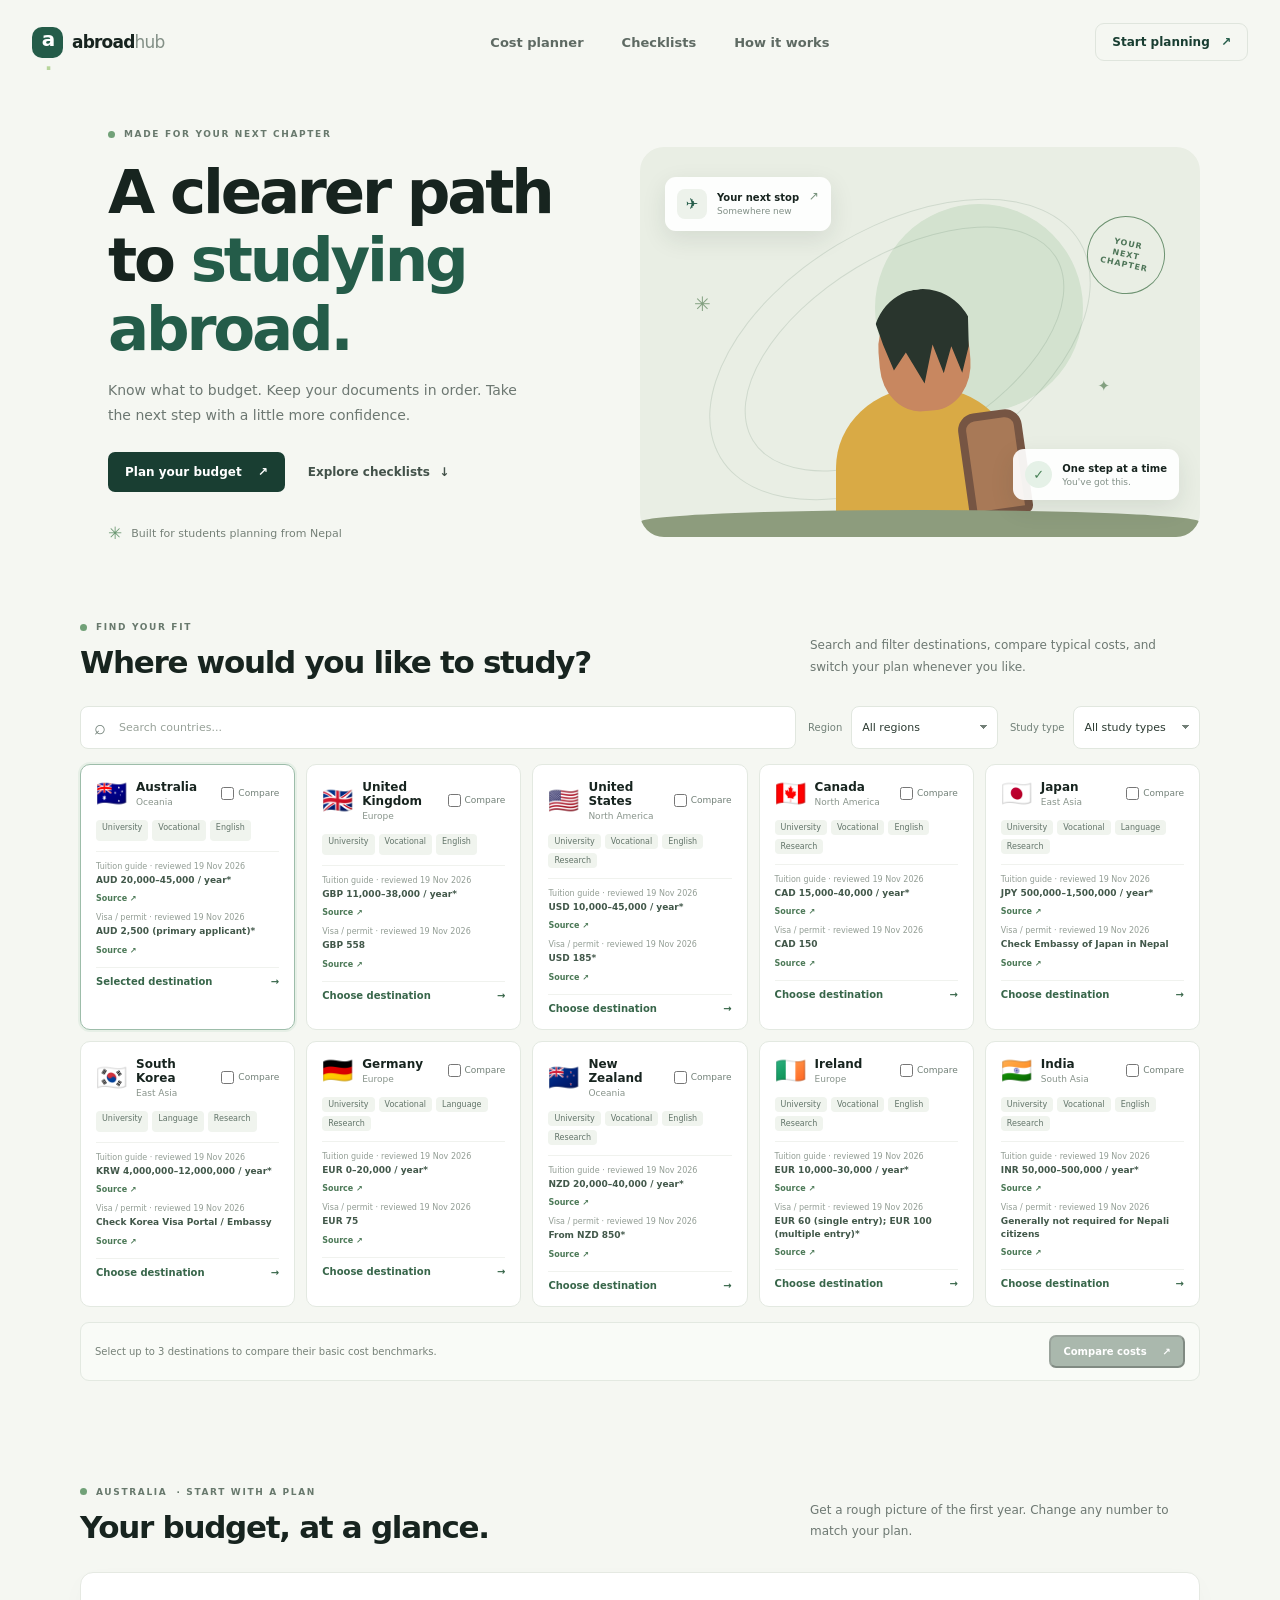
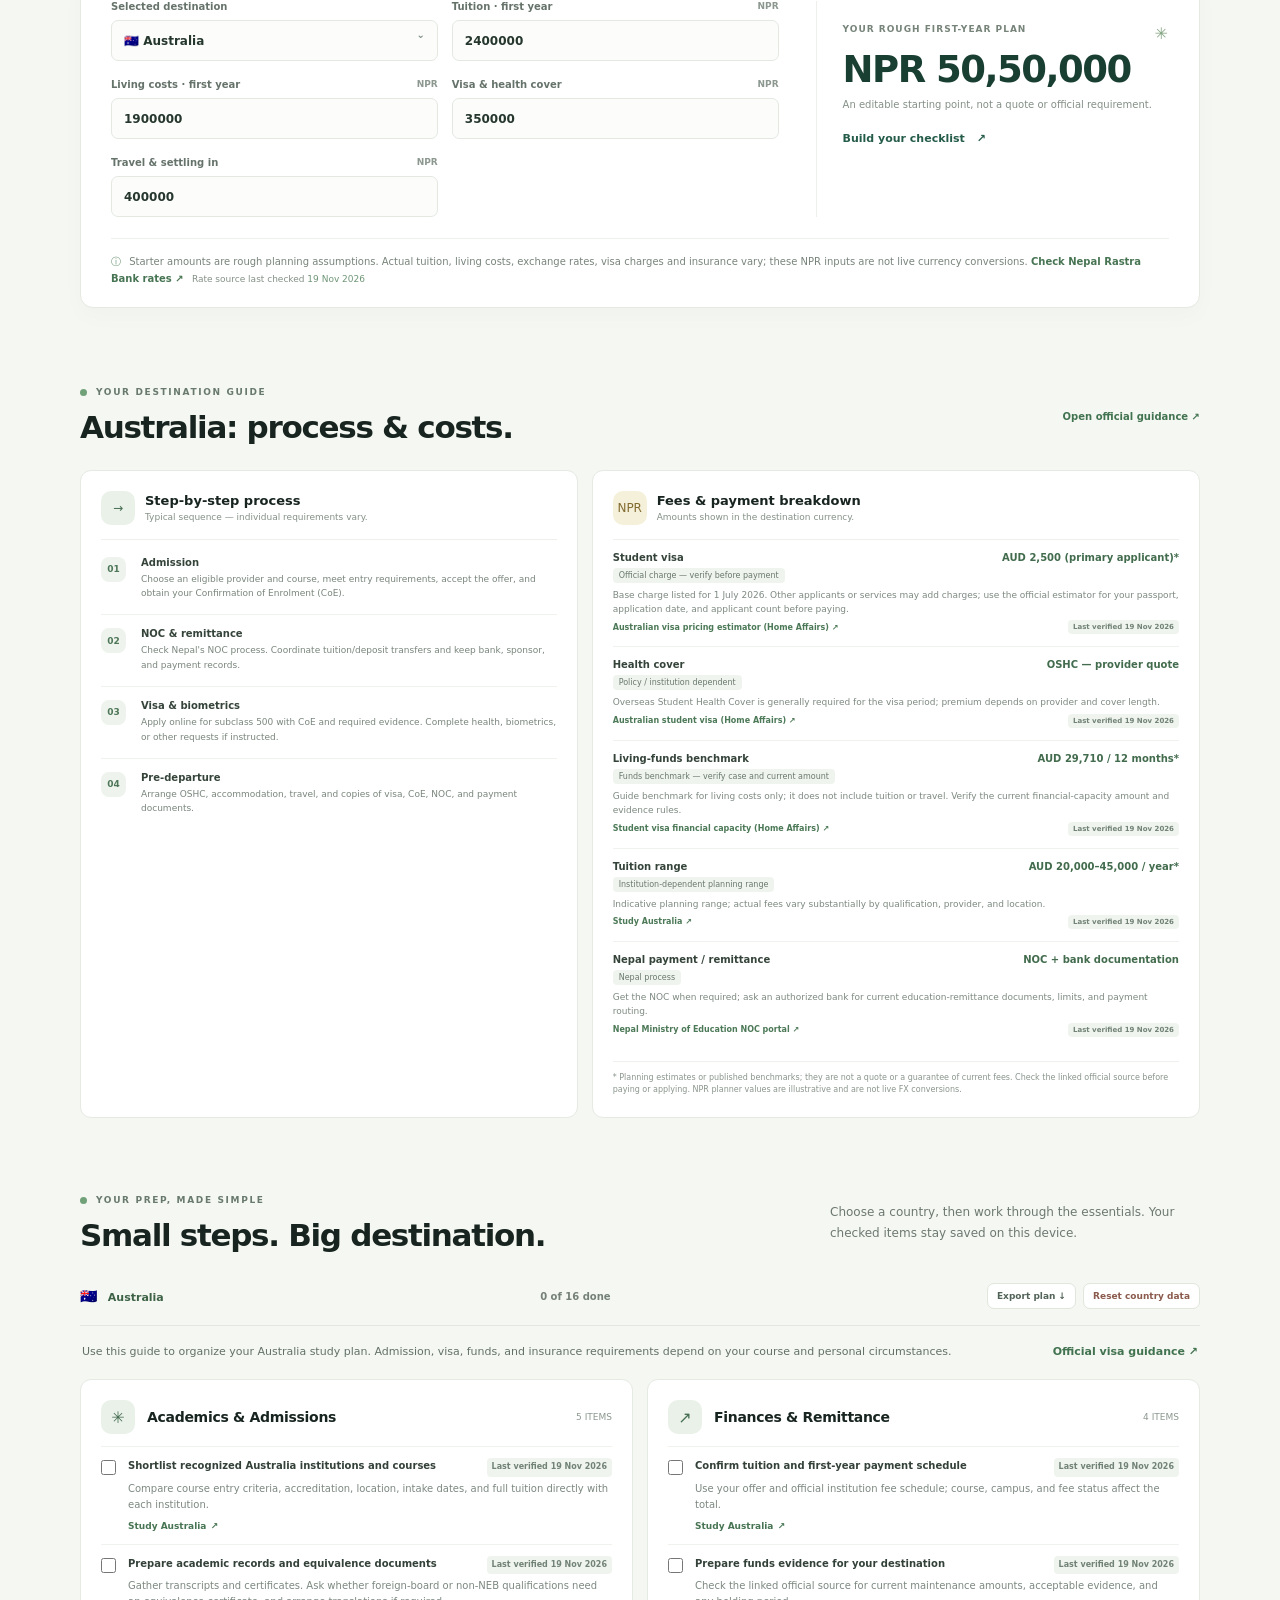
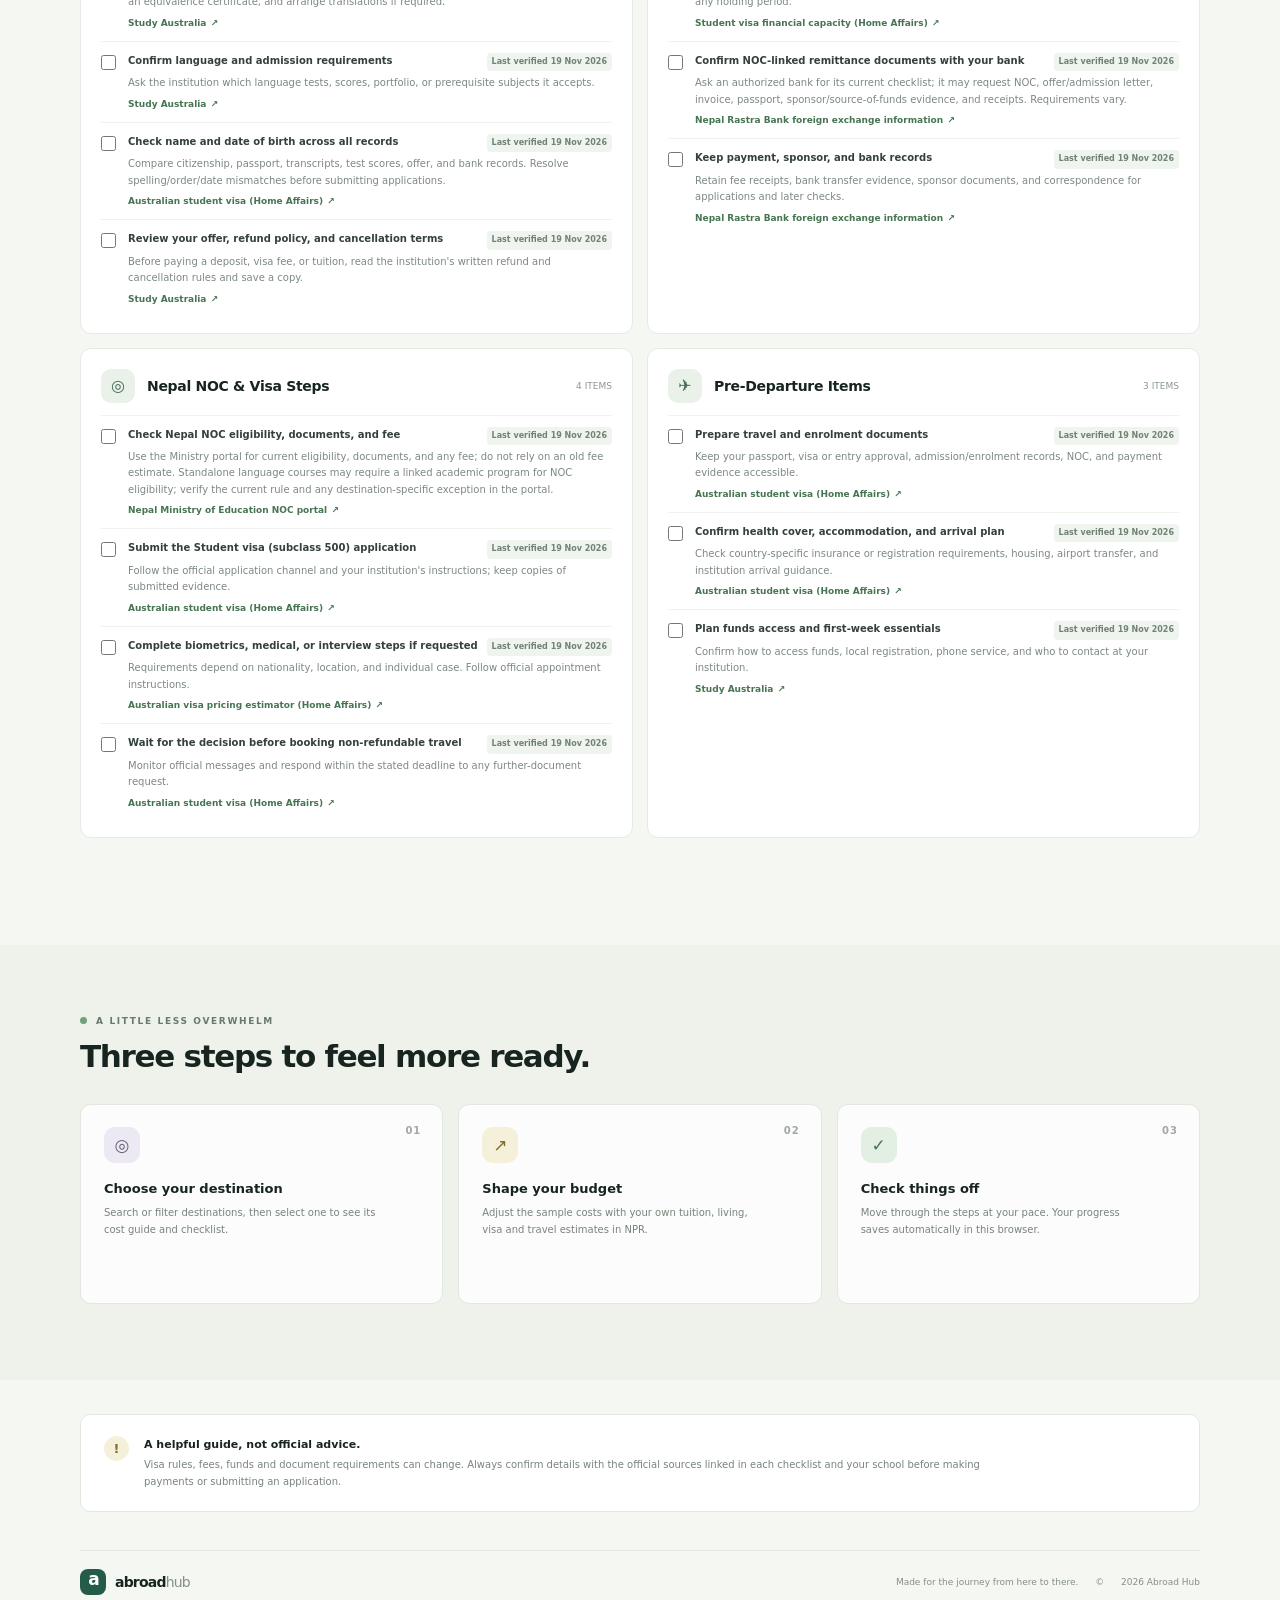
<file: index.html>
<!doctype html>
<html lang="en">
  <head>
    <meta charset="UTF-8" />
    <meta name="viewport" content="width=device-width, initial-scale=1" />
    <meta name="theme-color" content="#f5f7f2" />
    <meta
      name="description"
      content="Explore study destinations, estimate costs in NPR, and organize your Nepal study-abroad documents with Abroad Hub."
    />
    <title>Abroad Hub — Your study plan, in one place</title>
    <link rel="canonical" href="https://www.abroadhub.example/" />
    <link rel="icon" href="./favicon.ico" sizes="16x16 32x32 48x48" />
    <link rel="icon" type="image/svg+xml" href="./icon.svg" />
    <link rel="apple-touch-icon" sizes="180x180" href="./apple-touch-icon.png" />
    <link rel="manifest" href="./site.webmanifest" />
    <link rel="stylesheet" href="./styles.css" />
    <meta property="og:type" content="website" />
    <meta property="og:locale" content="en_NP" />
    <meta property="og:site_name" content="Abroad Hub" />
    <meta property="og:title" content="Abroad Hub — Your study plan, in one place" />
    <meta property="og:description" content="Explore study destinations, estimate costs in NPR, and organize your Nepal study-abroad documents." />
    <meta property="og:url" content="https://www.abroadhub.example/" />
    <meta property="og:image" content="https://www.abroadhub.example/share-image.png" />
    <meta property="og:image:secure_url" content="https://www.abroadhub.example/share-image.png" />
    <meta property="og:image:type" content="image/png" />
    <meta property="og:image:width" content="1200" />
    <meta property="og:image:height" content="630" />
    <meta property="og:image:alt" content="Abroad Hub — a clearer path to studying abroad, made for students planning from Nepal." />
    <meta name="twitter:card" content="summary_large_image" />
    <meta name="twitter:title" content="Abroad Hub — Your study plan, in one place" />
    <meta name="twitter:description" content="Explore study destinations, estimate costs in NPR, and organize your Nepal study-abroad documents." />
    <meta name="twitter:image" content="https://www.abroadhub.example/share-image.png" />
    <meta name="twitter:image:alt" content="Abroad Hub — a clearer path to studying abroad, made for students planning from Nepal." />
    <script type="module" src="./src/main.js"></script>
  </head>
  <body>
    <header class="site-header">
      <a class="brand" href="#" aria-label="Abroad Hub home">
        <span class="brand-mark" aria-hidden="true">a<span>.</span></span>
        <span>abroad<span class="brand-light">hub</span></span>
      </a>
      <nav class="main-nav" aria-label="Main navigation">
        <a href="#planner">Cost planner</a>
        <a href="#checklist">Checklists</a>
        <a href="#how-it-works">How it works</a>
      </nav>
      <a class="header-cta" href="#checklist">Start planning <span aria-hidden="true">↗</span></a>
    </header>

    <main>
      <section class="hero page-wrap" aria-labelledby="hero-title">
        <div class="hero-copy">
          <div class="eyebrow"><span class="eyebrow-dot"></span> MADE FOR YOUR NEXT CHAPTER</div>
          <h1 id="hero-title">A clearer path<br />to <span>studying abroad.</span></h1>
          <p class="hero-description">
            Know what to budget. Keep your documents in order. Take the next step with a little more confidence.
          </p>
          <div class="hero-actions">
            <a class="button button-dark" href="#planner">Plan your budget <span aria-hidden="true">↗</span></a>
            <a class="text-link" href="#checklist">Explore checklists <span aria-hidden="true">↓</span></a>
          </div>
          <div class="hero-note">
            <span class="note-icon" aria-hidden="true">✳</span>
            <span>Built for students planning from Nepal</span>
          </div>
        </div>
        <div class="hero-art" aria-label="Illustration of a student planning their journey">
          <div class="art-sun"></div>
          <div class="art-orbit orbit-one"></div>
          <div class="art-orbit orbit-two"></div>
          <div class="art-card card-top">
            <span class="art-card-icon">✈</span>
            <span><strong>Your next stop</strong><small>Somewhere new</small></span>
            <span class="card-arrow">↗</span>
          </div>
          <div class="art-stamp">YOUR<br />NEXT<br />CHAPTER</div>
          <div class="art-person">
            <div class="person-hair"></div>
            <div class="person-head"></div>
            <div class="person-body"></div>
            <div class="person-bag"></div>
          </div>
          <div class="art-ground"></div>
          <div class="art-card card-bottom">
            <span class="check-icon">✓</span>
            <span><strong>One step at a time</strong><small>You've got this.</small></span>
          </div>
          <div class="art-sparkle sparkle-one">✳</div>
          <div class="art-sparkle sparkle-two">✦</div>
        </div>
      </section>

      <section id="destinations" class="destinations-section page-wrap" aria-labelledby="destinations-title">
        <div class="section-heading destinations-heading">
          <div>
            <div class="eyebrow"><span class="eyebrow-dot"></span> FIND YOUR FIT</div>
            <h2 id="destinations-title">Where would you like to study?</h2>
          </div>
          <p>Search and filter destinations, compare typical costs, and switch your plan whenever you like.</p>
        </div>
        <div class="destination-filters">
          <label class="destination-search">
            <span class="visually-hidden">Search countries</span>
            <span class="search-icon" aria-hidden="true">⌕</span>
            <input id="country-search" type="search" placeholder="Search countries..." autocomplete="off" />
          </label>
          <label class="filter-field">
            <span>Region</span>
            <select id="region-filter" aria-label="Filter by region"></select>
          </label>
          <label class="filter-field">
            <span>Study type</span>
            <select id="study-filter" aria-label="Filter by study type"></select>
          </label>
        </div>
        <div class="destination-results" id="destination-results" aria-live="polite"></div>
        <div class="compare-bar">
          <p id="compare-hint">Select up to 3 destinations to compare their basic cost benchmarks.</p>
          <button id="compare-button" class="button button-dark" type="button" disabled>Compare costs <span aria-hidden="true">↗</span></button>
        </div>
        <div class="compare-panel" id="compare-panel" hidden></div>
      </section>

      <section id="planner" class="planner page-wrap" aria-labelledby="planner-title">
        <div class="section-heading planner-heading">
          <div>
            <div class="eyebrow"><span class="eyebrow-dot"></span> <span id="planner-country-label">AUSTRALIA</span> · START WITH A PLAN</div>
            <h2 id="planner-title">Your budget, at a glance.</h2>
          </div>
          <p>Get a rough picture of the first year. Change any number to match your plan.</p>
        </div>
        <div class="planner-card">
          <div class="planner-fields">
            <label class="field country-field">
              <span>Selected destination</span>
              <span class="select-wrap">
                <select id="country-select" aria-label="Choose a destination country"></select>
                <span class="select-chevron" aria-hidden="true">⌄</span>
              </span>
            </label>
            <label class="field">
              <span>Tuition · first year <span class="field-currency">NPR</span></span>
              <input id="tuition-input" type="number" min="0" step="50000" inputmode="numeric" />
            </label>
            <label class="field">
              <span>Living costs · first year <span class="field-currency">NPR</span></span>
              <input id="living-input" type="number" min="0" step="50000" inputmode="numeric" />
            </label>
            <label class="field">
              <span>Visa &amp; health cover <span class="field-currency">NPR</span></span>
              <input id="visa-input" type="number" min="0" step="10000" inputmode="numeric" />
            </label>
            <label class="field">
              <span>Travel &amp; settling in <span class="field-currency">NPR</span></span>
              <input id="travel-input" type="number" min="0" step="10000" inputmode="numeric" />
            </label>
          </div>
          <div class="estimate-result">
            <div class="estimate-label">YOUR ROUGH FIRST-YEAR PLAN <span class="estimate-star">✳</span></div>
            <div class="estimate-total" id="estimate-total" aria-live="polite">NPR 0</div>
            <div class="estimate-caption">An editable starting point, not a quote or official requirement.</div>
            <a href="#checklist" class="result-link">Build your checklist <span aria-hidden="true">↗</span></a>
          </div>
          <p class="planner-disclaimer">
            <span aria-hidden="true">ⓘ</span> Starter amounts are rough planning assumptions. Actual tuition, living costs,
            exchange rates, visa charges and insurance vary; these NPR inputs are not live currency conversions.
            <a href="https://www.nrb.org.np/forex/" target="_blank" rel="noopener noreferrer">Check Nepal Rastra Bank rates ↗</a>
            <span class="planner-reviewed">Rate source last checked <span id="fx-review-date"></span></span>
          </p>
        </div>
      </section>

      <section id="country-guide" class="country-guide page-wrap" aria-labelledby="guide-title">
        <div class="section-heading guide-heading">
          <div>
            <div class="eyebrow"><span class="eyebrow-dot"></span> YOUR DESTINATION GUIDE</div>
            <h2 id="guide-title"><span id="guide-country-name">Australia</span>: process &amp; costs.</h2>
          </div>
          <a id="guide-official-link" class="official-guide-link" href="#" target="_blank" rel="noopener noreferrer">Open official guidance ↗</a>
        </div>
        <div class="guide-grid">
          <section class="guide-panel process-panel" aria-labelledby="process-title">
            <div class="guide-panel-title">
              <span class="section-icon" aria-hidden="true">→</span>
              <div><h3 id="process-title">Step-by-step process</h3><p>Typical sequence — individual requirements vary.</p></div>
            </div>
            <ol class="process-list" id="process-list"></ol>
          </section>
          <section class="guide-panel fees-panel" aria-labelledby="fees-title">
            <div class="guide-panel-title">
              <span class="section-icon step-icon-yellow" aria-hidden="true">NPR</span>
              <div><h3 id="fees-title">Fees &amp; payment breakdown</h3><p>Amounts shown in the destination currency.</p></div>
            </div>
            <div class="fees-list" id="fees-list"></div>
            <p class="fee-footnote">* Planning estimates or published benchmarks; they are not a quote or a guarantee of current fees. Check the linked official source before paying or applying. NPR planner values are illustrative and are not live FX conversions.</p>
          </section>
        </div>
      </section>

      <section id="checklist" class="checklist-section page-wrap" aria-labelledby="checklist-title">
        <div class="section-heading checklist-heading">
          <div>
            <div class="eyebrow"><span class="eyebrow-dot"></span> YOUR PREP, MADE SIMPLE</div>
            <h2 id="checklist-title">Small steps. Big destination.</h2>
          </div>
          <p>Choose a country, then work through the essentials. Your checked items stay saved on this device.</p>
        </div>
        <div class="country-switcher" role="group" aria-label="Selected country checklist">
          <span class="current-country" id="current-country"></span>
          <span class="checklist-progress" id="checklist-progress" aria-live="polite"></span>
          <div class="country-data-actions">
            <button id="export-country" class="subtle-action" type="button">Export plan ↓</button>
            <button id="reset-country" class="subtle-action reset-action" type="button">Reset country data</button>
          </div>
        </div>
        <div class="country-intro" id="country-intro"></div>
        <div class="checklist-grid" id="checklist-grid"></div>
        <div class="storage-notice" id="storage-notice" role="status" aria-live="polite"></div>
      </section>

      <section id="how-it-works" class="steps-section">
        <div class="page-wrap">
          <div class="section-heading steps-heading">
            <div>
              <div class="eyebrow"><span class="eyebrow-dot"></span> A LITTLE LESS OVERWHELM</div>
              <h2>Three steps to feel more ready.</h2>
            </div>
          </div>
          <div class="steps-grid">
            <article class="step-card">
              <span class="step-number">01</span>
              <div class="step-icon step-icon-lilac" aria-hidden="true">◎</div>
              <h3>Choose your destination</h3>
              <p>Search or filter destinations, then select one to see its cost guide and checklist.</p>
            </article>
            <article class="step-card">
              <span class="step-number">02</span>
              <div class="step-icon step-icon-yellow" aria-hidden="true">↗</div>
              <h3>Shape your budget</h3>
              <p>Adjust the sample costs with your own tuition, living, visa and travel estimates in NPR.</p>
            </article>
            <article class="step-card">
              <span class="step-number">03</span>
              <div class="step-icon step-icon-mint" aria-hidden="true">✓</div>
              <h3>Check things off</h3>
              <p>Move through the steps at your pace. Your progress saves automatically in this browser.</p>
            </article>
          </div>
        </div>
      </section>

      <section class="disclaimer-band page-wrap" aria-label="Important information">
        <span class="disclaimer-symbol" aria-hidden="true">!</span>
        <div>
          <strong>A helpful guide, not official advice.</strong>
          <p>Visa rules, fees, funds and document requirements can change. Always confirm details with the official sources linked in each checklist and your school before making payments or submitting an application.</p>
        </div>
      </section>
    </main>

    <dialog id="reset-dialog" class="reset-dialog" aria-labelledby="reset-dialog-title">
      <form method="dialog" id="reset-form">
        <h2 id="reset-dialog-title">Reset this country?</h2>
        <p>This clears only this country's saved checklist and budget, then restores its starter estimates. Other countries are unchanged.</p>
        <div class="dialog-actions">
          <button class="subtle-action" type="submit" value="cancel">Keep my data</button>
          <button class="button button-dark" type="submit" value="reset">Reset this country</button>
        </div>
      </form>
    </dialog>
    <dialog id="export-dialog" class="export-dialog" aria-labelledby="export-dialog-title">
      <div>
        <h2 id="export-dialog-title">Export your <span id="export-country-name"></span> plan</h2>
        <p>Copy this JSON summary or download it to keep a local backup. It contains your budget and checklist statuses.</p>
        <label class="visually-hidden" for="export-json">Country plan JSON</label>
        <textarea id="export-json" rows="12" readonly spellcheck="false"></textarea>
        <div class="export-status" id="export-status" role="status" aria-live="polite"></div>
        <div class="dialog-actions">
          <button id="close-export" class="subtle-action" type="button">Close</button>
          <button id="copy-export" class="subtle-action" type="button">Copy JSON</button>
          <button id="download-export" class="button button-dark" type="button">Download JSON ↓</button>
        </div>
      </div>
    </dialog>

    <footer class="site-footer page-wrap">
      <a class="brand footer-brand" href="#" aria-label="Abroad Hub home">
        <span class="brand-mark" aria-hidden="true">a<span>.</span></span>
        <span>abroad<span class="brand-light">hub</span></span>
      </a>
      <p>Made for the journey from here to there. <span>© <span id="current-year"></span> Abroad Hub</span></p>
    </footer>
  </body>
</html>
</file>
<file: styles.css>
:root {
  color-scheme: light;
  --ink: #17241f;
  --muted: #6d7872;
  --green: #245c49;
  --green-dark: #193e32;
  --mint: #e8f1e9;
  --paper: #f5f7f2;
  --line: #e5e9e2;
  --white: #fff;
  --font-body: ui-sans-serif, system-ui, -apple-system, BlinkMacSystemFont, "Segoe UI", sans-serif;
  --font-display: ui-sans-serif, system-ui, -apple-system, BlinkMacSystemFont, "Segoe UI", sans-serif;
}

* { box-sizing: border-box; }
html { scroll-behavior: smooth; }
body {
  margin: 0;
  background: var(--paper);
  color: var(--ink);
  font-family: var(--font-body);
  -webkit-font-smoothing: antialiased;
}
a { color: inherit; text-decoration: none; }
button, input, select { font: inherit; }
button:focus-visible, a:focus-visible, input:focus-visible, select:focus-visible {
  outline: 3px solid #9dbdaa;
  outline-offset: 3px;
}
.page-wrap { width: min(1120px, calc(100% - 64px)); margin-inline: auto; }

.site-header {
  width: min(1280px, calc(100% - 64px));
  height: 84px;
  margin: auto;
  display: flex;
  align-items: center;
  justify-content: space-between;
}
.brand { display: inline-flex; align-items: center; gap: 9px; font: 800 17px var(--font-display); letter-spacing: -.8px; }
.brand-mark {
  width: 31px; height: 31px; display: grid; place-items: center; border-radius: 10px;
  color: white; background: var(--green); font: 800 20px var(--font-display); letter-spacing: -2px;
}
.brand-mark span { color: #b7d59b; }
.brand-light { color: #839087; font-weight: 500; }
.main-nav { display: flex; gap: 38px; margin-left: 60px; color: #5e6a63; font-size: 13px; font-weight: 600; }
.main-nav a:hover, .text-link:hover { color: var(--green); }
.header-cta {
  padding: 11px 16px; border: 1px solid #dfe5dd; border-radius: 9px;
  color: var(--green-dark); font-size: 12px; font-weight: 700;
}
.header-cta span { padding-left: 7px; color: var(--green); }

.hero { min-height: 460px; display: grid; grid-template-columns: 1fr 1fr; align-items: center; padding-top: 15px; }
.hero-copy { padding: 30px 0 42px 28px; }
.eyebrow { color: #68796d; font-size: 9px; letter-spacing: 1.65px; font-weight: 700; display: flex; align-items: center; gap: 9px; }
.eyebrow-dot { width: 7px; height: 7px; display: inline-block; border-radius: 50%; background: #71a178; }
h1, h2, h3, p { margin-top: 0; }
.hero h1 {
  margin: 19px 0 15px; font: 700 clamp(42px, 5vw, 61px)/1.12 var(--font-display);
  letter-spacing: -3.2px;
}
.hero h1 span { color: var(--green); }
.hero-description { max-width: 430px; margin-bottom: 24px; color: var(--muted); font-size: 14px; line-height: 1.8; }
.hero-actions { display: flex; align-items: center; gap: 23px; }
.button { display: inline-flex; align-items: center; gap: 16px; border-radius: 7px; padding: 13px 17px; font-size: 12px; font-weight: 700; }
.button-dark { color: white; background: var(--green-dark); }
.button-dark:hover { background: #275b48; }
.text-link { color: #43524a; font-size: 12px; font-weight: 700; }
.text-link span { padding-left: 5px; }
.hero-note { display: flex; align-items: center; gap: 9px; margin-top: 31px; color: #768178; font-size: 11px; }
.note-icon { color: #6b9772; font-size: 17px; }

.hero-art {
  height: 390px; position: relative; overflow: hidden; border-radius: 24px;
  background: #e9eee4; isolation: isolate;
}
.art-sun { position: absolute; width: 208px; height: 208px; border-radius: 50%; right: 117px; top: 57px; background: #d3e2cf; }
.art-orbit { position: absolute; border: 1px solid rgba(68, 109, 82, .16); border-radius: 50%; transform: rotate(-31deg); }
.orbit-one { width: 355px; height: 190px; top: 107px; left: 87px; }
.orbit-two { width: 420px; height: 245px; top: 80px; left: 50px; }
.art-person { position: absolute; z-index: 2; width: 230px; height: 300px; bottom: 0; left: 50%; transform: translateX(-50%); }
.person-head { position: absolute; z-index: 2; width: 91px; height: 109px; top: 65px; left: 74px; background: #c88760; border-radius: 43% 46% 44% 43%; transform: rotate(-5deg); }
.person-hair { position: absolute; z-index: 3; width: 102px; height: 107px; left: 68px; top: 52px; border-radius: 52% 53% 37% 40%; background: #29352d; transform: rotate(-8deg); clip-path: polygon(0 0, 100% 0, 93% 59%, 83% 83%, 76% 57%, 65% 81%, 58% 53%, 45% 88%, 31% 57%, 17% 72%, 10% 47%); }
.person-body { position: absolute; z-index: 1; width: 180px; height: 170px; left: 31px; top: 151px; background: #d9aa45; border-radius: 47% 47% 0 0; clip-path: polygon(17% 0, 78% 0, 100% 27%, 89% 100%, 0 100%, 0 33%); }
.person-bag { position: absolute; z-index: 4; width: 64px; height: 106px; top: 174px; left: 158px; border: 8px solid #765543; border-radius: 17px 17px 8px 8px; background: #a87957; transform: rotate(-8deg); }
.art-ground { position: absolute; z-index: 3; bottom: 0; left: 0; width: 100%; height: 27px; background: #8d9c7d; border-radius: 50% 50% 0 0 / 45% 45% 0 0; }
.art-stamp { position: absolute; right: 35px; top: 69px; z-index: 4; display: grid; place-content: center; width: 78px; height: 78px; border: 1px solid #6d9271; border-radius: 50%; color: #4e7558; text-align: center; font-size: 8px; line-height: 1.3; letter-spacing: 1px; font-weight: 700; transform: rotate(12deg); }
.art-card { position: absolute; z-index: 5; display: flex; align-items: center; gap: 10px; padding: 12px; background: rgba(255,255,255,.92); box-shadow: 0 8px 25px rgba(34, 52, 40, .1); border-radius: 11px; }
.card-top { top: 30px; left: 25px; }
.card-bottom { bottom: 37px; right: 21px; }
.art-card strong, .art-card small { display: block; white-space: nowrap; }
.art-card strong { font-size: 10px; }
.art-card small { margin-top: 3px; color: #829087; font-size: 9px; }
.art-card-icon { display: grid; place-items: center; width: 30px; height: 30px; background: #edf2eb; border-radius: 8px; color: var(--green); font-size: 15px; }
.card-arrow { align-self: flex-start; color: #78937d; font-size: 12px; }
.check-icon { display: grid; place-items: center; width: 27px; height: 27px; border-radius: 50%; background: #e5f1e7; color: #488157; font-size: 13px; }
.art-sparkle { position: absolute; color: #83a080; }
.sparkle-one { left: 54px; top: 145px; font-size: 20px; }
.sparkle-two { right: 90px; bottom: 142px; font-size: 15px; }

.visually-hidden {
  position: absolute; width: 1px; height: 1px; padding: 0; margin: -1px; overflow: hidden;
  clip: rect(0, 0, 0, 0); white-space: nowrap; border: 0;
}
.destinations-section { padding-top: 37px; padding-bottom: 32px; }
.destinations-heading { align-items: end; }
.destination-filters { display: grid; grid-template-columns: minmax(200px, 1fr) 190px 190px; gap: 12px; margin-top: 24px; }
.destination-search { position: relative; display: flex; align-items: center; }
.destination-search input, .filter-field select {
  width: 100%; height: 43px; border: 1px solid #e1e7df; border-radius: 8px; background: white;
  color: #2b3a31; font-size: 11px;
}
.destination-search input { padding: 0 14px 0 38px; }
.destination-search input::placeholder { color: #98a299; }
.search-icon { position: absolute; z-index: 1; left: 14px; color: #718078; font-size: 20px; }
.filter-field { display: flex; align-items: center; gap: 9px; color: #718078; font-size: 10px; white-space: nowrap; }
.filter-field select { appearance: none; padding: 0 28px 0 10px; background-image: linear-gradient(45deg, transparent 50%, #738078 50%), linear-gradient(135deg, #738078 50%, transparent 50%); background-position: calc(100% - 13px) 18px, calc(100% - 9px) 18px; background-size: 4px 4px, 4px 4px; background-repeat: no-repeat; cursor: pointer; }
.destination-results { display: grid; grid-template-columns: repeat(auto-fit, minmax(205px, 1fr)); gap: 11px; margin-top: 15px; }
.destination-card { min-width: 0; padding: 15px; border: 1px solid #e3e9e1; border-radius: 10px; background: white; transition: border-color .15s, box-shadow .15s; }
.destination-card.is-selected { border-color: #9dbdaa; box-shadow: 0 0 0 2px #e6efe6; }
.destination-card-top { display: flex; align-items: center; gap: 9px; }
.destination-flag { font-size: 25px; line-height: 1; }
.destination-name { min-width: 0; }
.destination-name h3 { margin: 0; font: 700 12px var(--font-display); }
.destination-name p { margin: 3px 0 0; color: #88948b; font-size: 9px; }
.compare-toggle { display: flex; align-items: center; gap: 4px; margin-left: auto; color: #728078; font-size: 9px; white-space: nowrap; cursor: pointer; }
.compare-toggle input { width: 13px; height: 13px; margin: 0; accent-color: #4c7957; cursor: pointer; }
.destination-types { display: flex; flex-wrap: wrap; gap: 4px; min-height: 21px; margin: 13px 0 10px; }
.destination-types span { padding: 3px 6px; border-radius: 4px; background: #f0f4ee; color: #63756a; font-size: 8px; }
.destination-cost { display: grid; grid-template-columns: 1fr; gap: 8px; min-height: 62px; padding-top: 10px; border-top: 1px solid #f0f2ee; }
.destination-cost small, .destination-cost strong { display: block; }
.destination-cost small { margin-bottom: 3px; color: #929d94; font-size: 8px; }
.destination-cost strong { color: #42584a; font-size: 9px; line-height: 1.4; }
.destination-cost a { display: inline-block; margin-top: 3px; color: #4c7957; font-size: 8px; font-weight: 700; }
.destination-cost a:hover { text-decoration: underline; }
.destination-select { display: flex; width: 100%; justify-content: space-between; align-items: center; margin-top: 10px; padding: 8px 0 0; border: 0; border-top: 1px solid #f0f2ee; background: transparent; color: #38664a; font-size: 10px; font-weight: 700; cursor: pointer; text-align: left; }
.empty-results { grid-column: 1 / -1; margin: 0; padding: 22px; border: 1px dashed #dfe6dc; border-radius: 9px; color: #78847b; text-align: center; font-size: 11px; }
.compare-bar { display: flex; justify-content: space-between; align-items: center; gap: 14px; margin-top: 15px; padding: 12px 14px; border: 1px solid #e3e9e1; border-radius: 9px; background: #f9fbf7; }
.compare-bar p { margin: 0; color: #768178; font-size: 10px; }
.compare-bar .button { padding: 9px 12px; font-size: 10px; }
.compare-bar button:disabled { background: #aab8ad; cursor: not-allowed; }
.compare-panel { margin-top: 12px; padding: 15px; border: 1px solid #e3e9e1; border-radius: 9px; background: white; }
.compare-table-wrap { overflow-x: auto; }
.compare-table { width: 100%; border-collapse: collapse; text-align: left; font-size: 10px; }
.compare-table caption { padding: 0 0 11px; color: #64736a; text-align: left; font-weight: 700; }
.compare-table th, .compare-table td { min-width: 140px; padding: 10px; border-top: 1px solid #edf0eb; vertical-align: top; line-height: 1.55; }
.compare-table thead th { color: #315d43; font-size: 11px; }
.compare-table tbody th { color: #758179; font-weight: 600; }
.compare-source { display: block; margin-top: 4px; color: #4c7957; font-size: 8px; font-weight: 700; }
.compare-source:hover { text-decoration: underline; }
.compare-date { display: block; margin-top: 3px; color: #8a958c; font-size: 7px; }
.compare-note { margin: 10px 0 0; color: #879188; font-size: 9px; line-height: 1.6; }

.planner { padding-top: 74px; padding-bottom: 74px; }
.section-heading { display: flex; justify-content: space-between; align-items: end; gap: 40px; }
.section-heading h2 { margin: 12px 0 0; font: 700 31px/1.2 var(--font-display); letter-spacing: -1.3px; }
.section-heading > p { max-width: 385px; margin: 0 5px 3px 0; color: var(--muted); font-size: 12px; line-height: 1.8; }
.planner-card { display: grid; grid-template-columns: 1.7fr .9fr; gap: 0 37px; padding: 28px 30px 20px; margin-top: 26px; border: 1px solid var(--line); background: white; border-radius: 13px; box-shadow: 0 8px 25px rgba(31, 52, 39, .025); }
.planner-fields { display: grid; grid-template-columns: 1fr 1fr; gap: 18px 14px; }
.field { display: flex; flex-direction: column; gap: 8px; color: #66736b; font-size: 10px; font-weight: 600; }
.field-currency { float: right; color: #8c9790; font-size: 9px; }
.field input, .field select { width: 100%; height: 41px; padding: 0 12px; color: #26372e; border: 1px solid #e3e8e1; border-radius: 7px; background: #fcfdfb; font-size: 12px; }
.field input:focus, .field select:focus { border-color: #9dbdaa; outline: 2px solid #e2eee4; }
.select-wrap { position: relative; }
.select-wrap select { appearance: none; cursor: pointer; }
.select-chevron { position: absolute; right: 13px; top: 9px; pointer-events: none; color: #7d8c81; }
.estimate-result { padding: 23px 0 5px 26px; border-left: 1px solid #edf0eb; }
.estimate-label { color: #77847a; font-size: 9px; letter-spacing: 1px; font-weight: 700; }
.estimate-star { float: right; color: #83a582; font-size: 16px; }
.estimate-total { margin: 15px 0 5px; color: var(--green-dark); font: 700 clamp(27px, 3vw, 37px)/1.15 var(--font-display); letter-spacing: -1.5px; }
.estimate-caption { color: #849087; font-size: 10px; line-height: 1.55; }
.result-link { display: inline-flex; align-items: center; gap: 12px; margin-top: 20px; color: var(--green); font-size: 11px; font-weight: 700; }
.planner-disclaimer { grid-column: 1 / -1; margin: 21px 0 0; padding-top: 14px; border-top: 1px solid #edf0eb; color: #78847b; font-size: 10px; line-height: 1.7; }
.planner-disclaimer span { padding-right: 5px; color: #6e9576; }
.planner-disclaimer a { color: #477553; font-weight: 700; }
.planner-disclaimer a:hover { text-decoration: underline; }
.planner-disclaimer .planner-reviewed { display: inline-block; padding-left: 5px; color: #849087; font-size: 9px; }

.country-guide { padding-top: 5px; padding-bottom: 34px; }
.guide-heading { align-items: center; }
.official-guide-link { flex: 0 0 auto; color: #427350; font-size: 10px; font-weight: 700; }
.official-guide-link:hover { text-decoration: underline; }
.guide-grid { display: grid; grid-template-columns: .9fr 1.1fr; gap: 14px; margin-top: 23px; }
.guide-panel { min-width: 0; padding: 20px; border: 1px solid #e5eae3; border-radius: 11px; background: white; }
.guide-panel-title { display: flex; align-items: center; gap: 10px; padding-bottom: 14px; border-bottom: 1px solid #edf0eb; }
.guide-panel-title .section-icon { flex: 0 0 34px; font-size: 12px; }
.guide-panel-title h3 { margin: 0; font: 700 13px var(--font-display); }
.guide-panel-title p { margin: 4px 0 0; color: #859087; font-size: 9px; }
.process-list { margin: 0; padding: 4px 0 0; list-style: none; }
.process-step { display: grid; grid-template-columns: 30px 1fr; gap: 10px; padding: 13px 0; border-bottom: 1px solid #f0f2ee; }
.process-step:last-child { border-bottom: 0; }
.process-number { display: grid; place-items: center; width: 25px; height: 25px; border-radius: 8px; background: #eef4ed; color: #4f7658; font-size: 9px; font-weight: 700; }
.process-step h4 { margin: 0 0 4px; color: #35443a; font-size: 10px; }
.process-step p { margin: 0; color: #79857c; font-size: 9px; line-height: 1.65; }
.fee-row { padding: 12px 0; border-bottom: 1px solid #f0f2ee; }
.fee-row:last-child { border-bottom: 0; }
.fee-row-heading { display: flex; justify-content: space-between; gap: 12px; align-items: flex-start; }
.fee-row-heading strong { color: #35443a; font-size: 10px; }
.fee-row-heading span { color: #426c4d; font-size: 10px; font-weight: 700; text-align: right; }
.fee-row p { margin: 5px 0 4px; color: #7d8980; font-size: 9px; line-height: 1.6; }
.fee-basis { display: inline-block; margin-top: 5px; padding: 3px 6px; border-radius: 4px; background: #f0f4ee; color: #69786d; font-size: 8px; }
.fee-source-row { display: flex; justify-content: space-between; align-items: center; gap: 8px; }
.fee-row a { color: #4c7957; font-size: 8px; font-weight: 700; }
.fee-row a:hover { text-decoration: underline; }
.fee-source-row .verified-badge { font-size: 7px; }
.fee-footnote { margin: 12px 0 0; padding-top: 10px; border-top: 1px solid #edf0eb; color: #8a958c; font-size: 8px; line-height: 1.6; }

.checklist-section { padding-top: 43px; padding-bottom: 91px; }
.checklist-heading { align-items: center; }
.checklist-heading > p { max-width: 365px; }
.country-switcher { display: flex; align-items: center; gap: 8px; margin-top: 29px; padding-bottom: 16px; border-bottom: 1px solid #e2e8df; }
.current-country { color: #3d6246; font-size: 11px; font-weight: 700; }
.country-data-actions { display: flex; align-items: center; gap: 7px; margin-left: auto; }
.subtle-action { padding: 7px 9px; border: 1px solid #dfe6dc; border-radius: 7px; background: #fff; color: #526459; font-size: 9px; font-weight: 700; cursor: pointer; }
.subtle-action:hover { border-color: #b7c9b8; color: #315d43; }
.reset-action { color: #8a5a4d; }
.reset-action:hover { border-color: #dfc3bb; color: #784534; }
.reset-dialog { width: min(420px, calc(100% - 32px)); padding: 24px; border: 1px solid #e0e7de; border-radius: 13px; color: var(--ink); box-shadow: 0 20px 70px rgba(28, 46, 34, .2); }
.reset-dialog::backdrop { background: rgba(25, 41, 31, .4); }
.reset-dialog h2 { margin: 0 0 10px; font: 700 20px var(--font-display); letter-spacing: -.5px; }
.reset-dialog p { margin: 0; color: #728078; font-size: 11px; line-height: 1.7; }
.dialog-actions { display: flex; justify-content: flex-end; gap: 8px; margin-top: 20px; }
.dialog-actions .button { border: 0; cursor: pointer; font-size: 10px; }
.export-dialog { width: min(620px, calc(100% - 32px)); padding: 23px; border: 1px solid #e0e7de; border-radius: 13px; color: var(--ink); box-shadow: 0 20px 70px rgba(28, 46, 34, .2); }
.export-dialog::backdrop { background: rgba(25, 41, 31, .4); }
.export-dialog h2 { margin: 0 0 8px; font: 700 19px var(--font-display); letter-spacing: -.5px; }
.export-dialog p { margin: 0 0 12px; color: #728078; font-size: 10px; line-height: 1.65; }
.export-dialog textarea { display: block; width: 100%; padding: 11px; resize: vertical; border: 1px solid #e1e7df; border-radius: 8px; background: #f9fbf7; color: #34443a; font: 10px/1.5 ui-monospace, SFMono-Regular, Consolas, monospace; }
.export-status { min-height: 15px; padding-top: 5px; color: #4c7957; font-size: 9px; }
.export-dialog .dialog-actions { flex-wrap: wrap; }
.export-dialog .dialog-actions .button { border: 0; cursor: pointer; font-size: 10px; }
.country-tab { padding: 10px 14px; border: 1px solid transparent; border-radius: 8px; background: transparent; color: #748078; font-size: 11px; font-weight: 700; cursor: pointer; }
.country-tab[aria-pressed="true"] { border-color: #dce8dd; background: #eaf1e9; color: #315d43; }
.country-flag { margin-right: 7px; font-size: 14px; }
.checklist-progress { margin-left: auto; color: #748078; font-size: 10px; font-weight: 600; }
.country-intro { display: flex; justify-content: space-between; align-items: center; gap: 20px; padding: 17px 2px; color: #627068; font-size: 11px; line-height: 1.7; }
.country-intro p { margin: 0; }
.country-intro a { flex-shrink: 0; color: #427350; font-weight: 700; }
.checklist-grid { display: grid; grid-template-columns: 1fr 1fr; gap: 14px; }
.checklist-card { padding: 20px 20px 16px; border: 1px solid #e5eae3; border-radius: 11px; background: white; }
.checklist-card-heading { display: flex; gap: 12px; align-items: center; margin-bottom: 12px; }
.section-icon { display: grid; place-items: center; width: 34px; height: 34px; flex: 0 0 34px; border-radius: 10px; color: #476d52; background: #e9f1e9; font-size: 16px; }
.checklist-card h3 { margin: 0; font: 700 14px var(--font-display); letter-spacing: -.3px; }
.section-count { margin-left: auto; color: #8c9890; font-size: 9px; white-space: nowrap; }
.checklist-list { margin: 0; padding: 0; list-style: none; }
.checklist-item { display: grid; grid-template-columns: 17px 1fr; gap: 10px; padding: 11px 0; border-top: 1px solid #f0f2ee; }
.checklist-item input { width: 15px; height: 15px; margin: 2px 0 0; accent-color: #4c7957; cursor: pointer; }
.item-content { min-width: 0; }
.item-title { display: flex; align-items: flex-start; justify-content: space-between; gap: 8px; color: #334139; font-size: 10px; font-weight: 700; line-height: 1.55; }
.checklist-item:has(input:checked) .item-title-text { color: #849087; text-decoration: line-through; text-decoration-color: #acb6ad; }
.item-description { margin: 4px 0 0; color: #7c8880; font-size: 10px; line-height: 1.65; }
.verified-badge { flex: 0 0 auto; padding: 3px 5px; border-radius: 4px; background: #f0f4ee; color: #718276; font-size: 8px; font-weight: 600; white-space: nowrap; }
.item-source { display: inline-flex; align-items: center; gap: 4px; margin-top: 5px; color: #477553; font-size: 9px; font-weight: 700; }
.item-source:hover, .country-intro a:hover { text-decoration: underline; }
.storage-notice { min-height: 16px; padding-top: 8px; color: #9b553f; font-size: 10px; }

.steps-section { padding: 71px 0 76px; background: #eef2eb; }
.steps-heading { align-items: flex-start; }
.steps-grid { display: grid; grid-template-columns: repeat(3, 1fr); gap: 15px; margin-top: 29px; }
.step-card { position: relative; min-height: 200px; padding: 22px 23px; border: 1px solid #e1e8df; border-radius: 11px; background: rgba(255,255,255,.8); }
.step-number { position: absolute; top: 20px; right: 21px; color: #a1aaa2; font-size: 10px; font-weight: 600; letter-spacing: 1px; }
.step-icon { display: grid; place-items: center; width: 36px; height: 36px; margin-bottom: 18px; border-radius: 11px; font-size: 17px; }
.step-icon-lilac { color: #676078; background: #ece9f3; }
.step-icon-yellow { color: #826b31; background: #f5f0d9; }
.step-icon-mint { color: #477451; background: #e3efe2; }
.step-card h3 { margin-bottom: 8px; font: 700 13px var(--font-display); }
.step-card p { margin: 0; max-width: 285px; color: #78847b; font-size: 10px; line-height: 1.75; }
.disclaimer-band { display: flex; align-items: flex-start; gap: 15px; margin-top: 34px; margin-bottom: 38px; padding: 21px 23px; border: 1px solid #e3e8df; border-radius: 10px; background: #fff; }
.disclaimer-symbol { display: grid; place-items: center; flex: 0 0 25px; height: 25px; border-radius: 50%; background: #f5f0d9; color: #886c28; font: 700 13px var(--font-display); }
.disclaimer-band strong { display: block; margin: 2px 0 5px; font-size: 11px; }
.disclaimer-band p { max-width: 850px; margin: 0; color: #78847b; font-size: 10px; line-height: 1.7; }
.site-footer { display: flex; align-items: center; justify-content: space-between; padding: 18px 0 25px; border-top: 1px solid #e4e9e1; }
.footer-brand { font-size: 14px; }
.footer-brand .brand-mark { width: 26px; height: 26px; border-radius: 8px; font-size: 17px; }
.site-footer p { margin: 0; color: #849087; font-size: 9px; }
.site-footer p span { padding-left: 14px; }

@media (min-width: 1400px) {
  .hero { min-height: 490px; }
  .hero-art { height: 410px; }
}
@media (max-width: 800px) {
  .page-wrap, .site-header { width: min(100% - 40px, 650px); }
  .site-header { height: 71px; }
  .main-nav { gap: 18px; margin-left: 0; }
  .main-nav a { font-size: 11px; }
  .destination-filters { grid-template-columns: minmax(160px, 1fr) 150px 150px; gap: 8px; }
  .filter-field { display: block; }
  .filter-field span { display: none; }
  .guide-grid { grid-template-columns: 1fr 1fr; gap: 10px; }
  .guide-panel { padding: 15px; }
  .fee-row-heading { display: block; }
  .fee-row-heading span { display: block; margin-top: 4px; text-align: left; }
  .hero { grid-template-columns: 1fr .85fr; min-height: 400px; }
  .hero-copy { padding-left: 0; }
  .hero-art { height: 320px; }
  .art-person { transform: translateX(-50%) scale(.83); transform-origin: bottom; }
  .art-sun { right: 57px; }
  .art-stamp { right: 20px; top: 55px; }
  .card-top { left: 12px; top: 20px; }
  .card-bottom { right: 10px; bottom: 30px; }
  .planner-card { gap: 0 20px; padding: 24px 21px 18px; }
  .estimate-result { padding-left: 19px; }
}
@media (max-width: 600px) {
  .page-wrap, .site-header { width: calc(100% - 36px); }
  .site-header { height: 67px; }
  .brand { font-size: 15px; }
  .brand-mark { width: 28px; height: 28px; }
  .main-nav { display: none; }
  .header-cta { padding: 9px 11px; font-size: 10px; }
  .hero { display: flex; flex-direction: column; align-items: stretch; padding-top: 17px; }
  .hero-copy { padding: 20px 0 24px; }
  .hero h1 { margin-top: 16px; font-size: clamp(42px, 12vw, 56px); letter-spacing: -2.7px; }
  .hero-description { max-width: 370px; font-size: 13px; }
  .hero-note { margin-top: 20px; }
  .hero-art { height: 290px; }
  .art-person { transform: translateX(-50%) scale(.75); }
  .art-sun { width: 175px; height: 175px; top: 42px; right: calc(50% - 87px); }
  .orbit-one { left: 30px; }
  .orbit-two { left: 4px; }
  .art-stamp { width: 66px; height: 66px; right: 22px; top: 44px; font-size: 7px; }
  .sparkle-one { left: 24px; top: 126px; }
  .destinations-section { padding-top: 32px; padding-bottom: 20px; }
  .destination-filters { grid-template-columns: 1fr 1fr; gap: 8px; margin-top: 17px; }
  .destination-search { grid-column: 1 / -1; }
  .destination-search input, .filter-field select { height: 40px; font-size: 10px; }
  .destination-results { grid-template-columns: 1fr 1fr; gap: 8px; margin-top: 10px; }
  .destination-card { padding: 11px; }
  .destination-card-top { gap: 6px; flex-wrap: wrap; }
  .destination-flag { font-size: 21px; }
  .destination-name h3 { font-size: 10px; }
  .destination-name p { font-size: 8px; }
  .compare-toggle { font-size: 8px; }
  .destination-types { gap: 3px; margin: 10px 0 7px; }
  .destination-types span { padding: 3px 4px; font-size: 7px; }
  .destination-cost { min-height: 68px; gap: 6px; padding-top: 8px; }
  .destination-cost strong { font-size: 8px; }
  .destination-cost small { font-size: 7px; }
  .destination-cost a { font-size: 7px; }
  .destination-select { font-size: 9px; }
  .compare-bar { align-items: flex-start; }
  .compare-bar p { padding-top: 5px; font-size: 9px; line-height: 1.5; }
  .compare-bar .button { flex: 0 0 auto; gap: 6px; padding: 9px 8px; font-size: 9px; }
  .compare-panel { padding: 10px; }
  .planner { padding-top: 55px; padding-bottom: 45px; }
  .section-heading { display: block; }
  .section-heading h2 { font-size: 27px; letter-spacing: -1.1px; }
  .section-heading > p { margin-top: 12px; font-size: 11px; }
  .planner-card { display: block; padding: 19px 16px 16px; margin-top: 21px; }
  .planner-fields { gap: 14px 10px; }
  .field { font-size: 9px; }
  .field input, .field select { height: 39px; padding-inline: 9px; font-size: 11px; }
  .estimate-result { margin-top: 20px; padding: 18px 0 0; border-left: 0; border-top: 1px solid #edf0eb; }
  .estimate-total { font-size: 33px; }
  .result-link { margin-top: 14px; }
  .planner-disclaimer { margin-top: 16px; font-size: 9px; }
  .planner-disclaimer .planner-reviewed { padding-left: 0; }
  .country-guide { padding-top: 3px; padding-bottom: 24px; }
  .official-guide-link { display: inline-block; margin-top: 12px; }
  .guide-grid { grid-template-columns: 1fr; gap: 10px; margin-top: 18px; }
  .guide-panel { padding: 15px; }
  .fee-row-heading { display: flex; }
  .fee-row-heading span { display: block; margin-top: 0; text-align: right; }
  .fee-footnote { font-size: 8px; }
  .checklist-section { padding-top: 29px; padding-bottom: 60px; }
  .checklist-heading > p { margin-top: 10px; }
  .country-switcher { gap: 3px; margin-top: 20px; }
  .country-tab { padding: 9px 8px; font-size: 10px; }
  .country-flag { margin-right: 4px; }
  .checklist-progress { font-size: 9px; text-align: right; }
  .country-switcher { flex-wrap: wrap; }
  .country-data-actions { width: 100%; margin-left: 0; }
  .country-data-actions button { flex: 1; }
  .country-intro { display: block; font-size: 10px; }
  .country-intro a { display: inline-block; margin-top: 6px; }
  .checklist-grid { grid-template-columns: 1fr; gap: 10px; }
  .checklist-card { padding: 17px 15px 13px; }
  .steps-section { padding: 51px 0; }
  .steps-grid { grid-template-columns: 1fr; gap: 10px; margin-top: 22px; }
  .step-card { min-height: 0; padding: 19px; }
  .step-icon { margin-bottom: 12px; }
  .step-card p { max-width: 380px; }
  .disclaimer-band { margin-top: 23px; margin-bottom: 23px; padding: 17px; }
  .site-footer { align-items: flex-start; gap: 15px; }
  .site-footer p { max-width: 205px; text-align: right; line-height: 1.7; }
  .site-footer p span { display: block; padding-left: 0; }
}
@media (prefers-reduced-motion: reduce) {
  html { scroll-behavior: auto; }
  *, *::before, *::after { animation-duration: .01ms !important; transition-duration: .01ms !important; }
}
</file>
